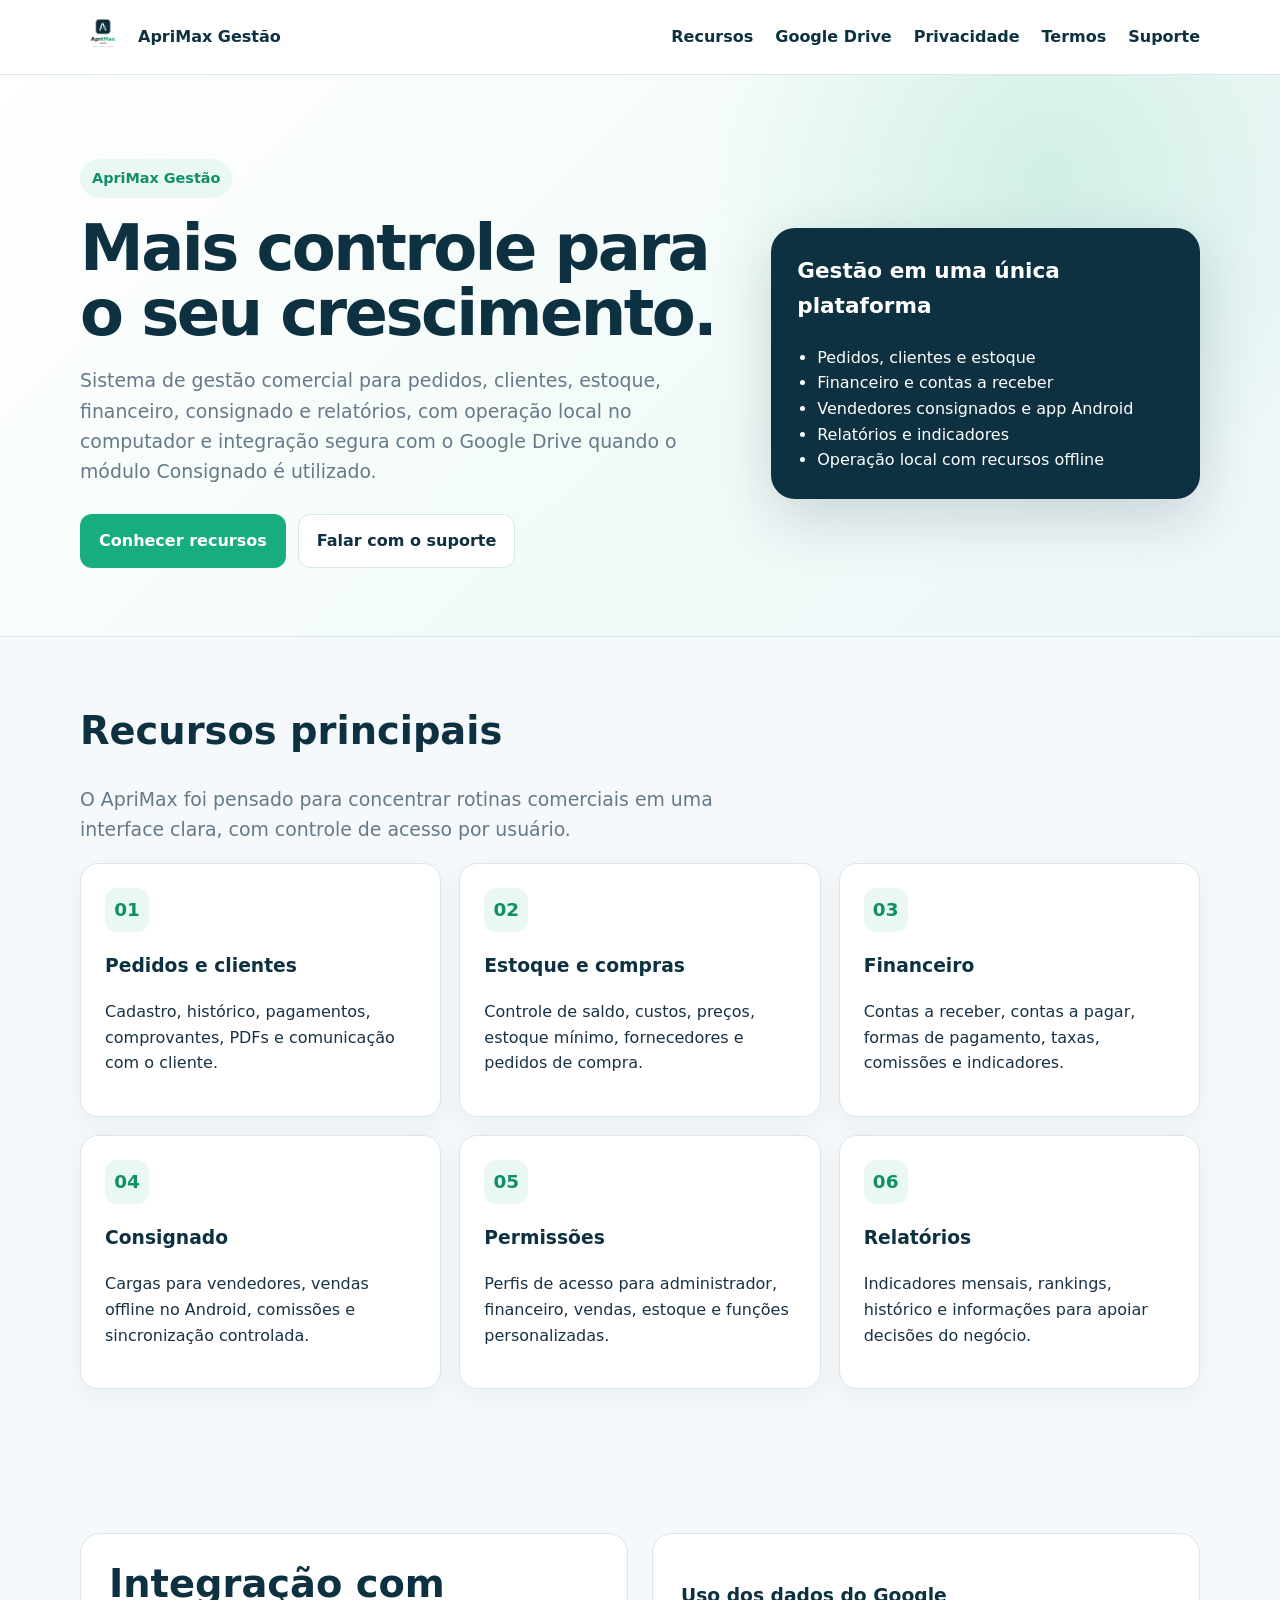
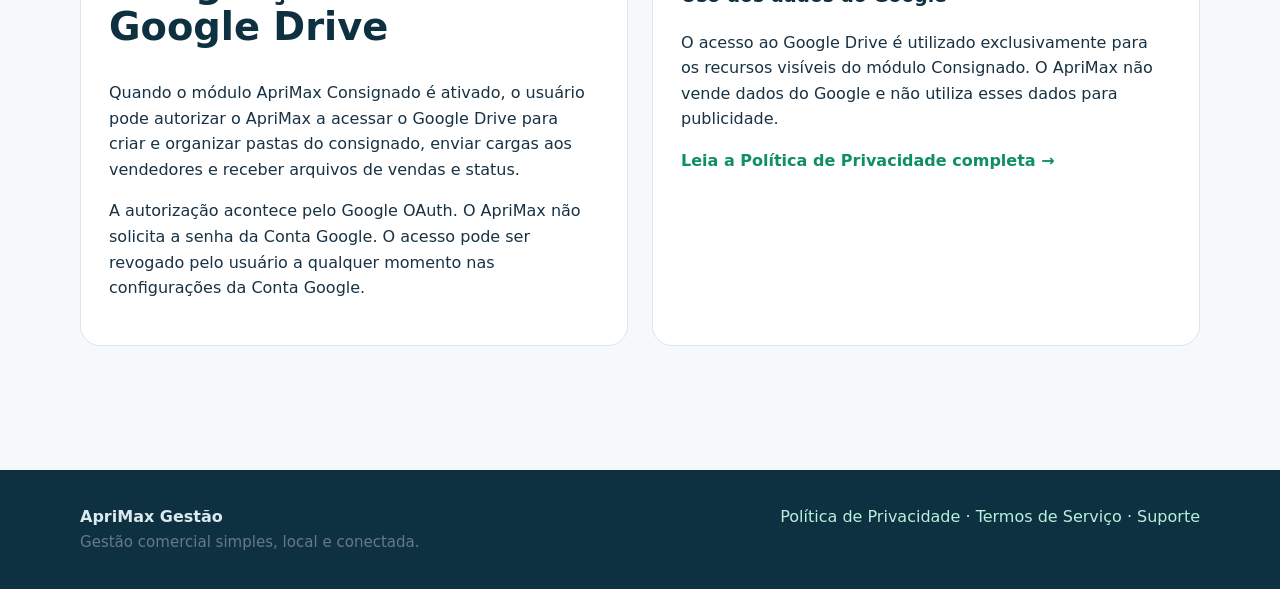
<file: index.html>
<!doctype html><html lang="pt-BR"><head><meta charset="utf-8"><meta name="viewport" content="width=device-width,initial-scale=1"><title>ApriMax Gestão — Gestão comercial simples e conectada</title><meta name="description" content="ApriMax Gestão: sistema de gestão comercial com pedidos, estoque, financeiro, consignado, relatórios e integração com Google Drive."><link rel="icon" href="/assets/logo-aprimax.png"><link rel="stylesheet" href="/assets/style.css"></head><body><header><div class="container nav"><a class="brand" href="/"><img src="/assets/logo-aprimax.png" alt="ApriMax Gestão"><span>ApriMax Gestão</span></a><nav class="navlinks" aria-label="Navegação principal"><a href="/#recursos">Recursos</a><a href="/#google-drive">Google Drive</a><a href="/privacidade/">Privacidade</a><a href="/termos/">Termos</a><a href="/suporte/">Suporte</a></nav></div></header><main><section class="hero"><div class="container hero-grid"><div><span class="badge">ApriMax Gestão</span><h1>Mais controle para o seu crescimento.</h1><p class="lead">Sistema de gestão comercial para pedidos, clientes, estoque, financeiro, consignado e relatórios, com operação local no computador e integração segura com o Google Drive quando o módulo Consignado é utilizado.</p><div class="actions"><a class="btn btn-primary" href="#recursos">Conhecer recursos</a><a class="btn btn-secondary" href="/suporte/">Falar com o suporte</a></div></div><aside class="hero-card"><h3>Gestão em uma única plataforma</h3><ul><li>Pedidos, clientes e estoque</li><li>Financeiro e contas a receber</li><li>Vendedores consignados e app Android</li><li>Relatórios e indicadores</li><li>Operação local com recursos offline</li></ul></aside></div></section><section class="section" id="recursos"><div class="container"><h2>Recursos principais</h2><p class="lead">O ApriMax foi pensado para concentrar rotinas comerciais em uma interface clara, com controle de acesso por usuário.</p><div class="cards"><article class="card"><div class="icon">01</div><h3>Pedidos e clientes</h3><p>Cadastro, histórico, pagamentos, comprovantes, PDFs e comunicação com o cliente.</p></article><article class="card"><div class="icon">02</div><h3>Estoque e compras</h3><p>Controle de saldo, custos, preços, estoque mínimo, fornecedores e pedidos de compra.</p></article><article class="card"><div class="icon">03</div><h3>Financeiro</h3><p>Contas a receber, contas a pagar, formas de pagamento, taxas, comissões e indicadores.</p></article><article class="card"><div class="icon">04</div><h3>Consignado</h3><p>Cargas para vendedores, vendas offline no Android, comissões e sincronização controlada.</p></article><article class="card"><div class="icon">05</div><h3>Permissões</h3><p>Perfis de acesso para administrador, financeiro, vendas, estoque e funções personalizadas.</p></article><article class="card"><div class="icon">06</div><h3>Relatórios</h3><p>Indicadores mensais, rankings, histórico e informações para apoiar decisões do negócio.</p></article></div></div></section><section class="section" id="google-drive"><div class="container two-col"><div class="panel"><h2>Integração com Google Drive</h2><p>Quando o módulo ApriMax Consignado é ativado, o usuário pode autorizar o ApriMax a acessar o Google Drive para criar e organizar pastas do consignado, enviar cargas aos vendedores e receber arquivos de vendas e status.</p><p>A autorização acontece pelo Google OAuth. O ApriMax não solicita a senha da Conta Google. O acesso pode ser revogado pelo usuário a qualquer momento nas configurações da Conta Google.</p></div><div class="panel"><h3>Uso dos dados do Google</h3><p>O acesso ao Google Drive é utilizado exclusivamente para os recursos visíveis do módulo Consignado. O ApriMax não vende dados do Google e não utiliza esses dados para publicidade.</p><p><a href="/privacidade/"><strong>Leia a Política de Privacidade completa →</strong></a></p></div></div></section></main><footer class="footer"><div class="container footer-grid"><div><strong>ApriMax Gestão</strong><br><span class="small">Gestão comercial simples, local e conectada.</span></div><div><a href="/privacidade/">Política de Privacidade</a> · <a href="/termos/">Termos de Serviço</a> · <a href="/suporte/">Suporte</a></div></div></footer></body></html>
</file>
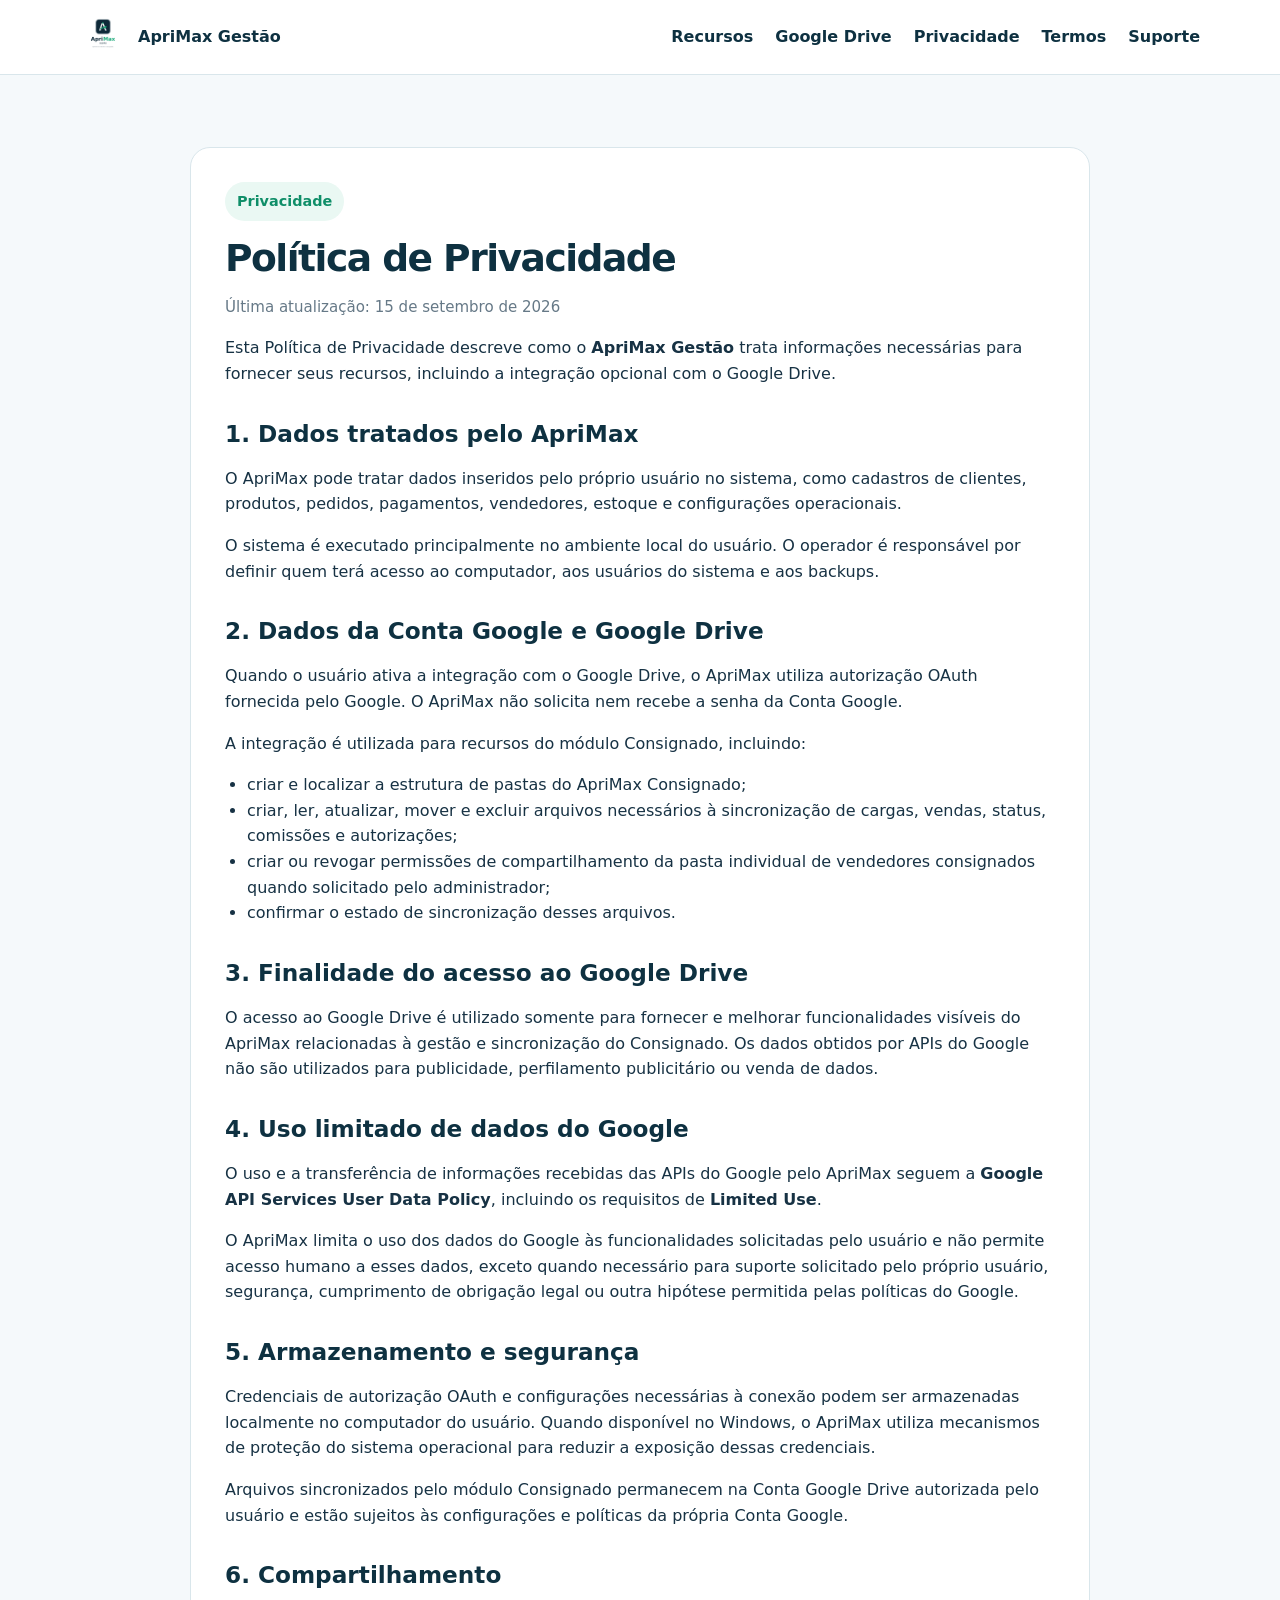
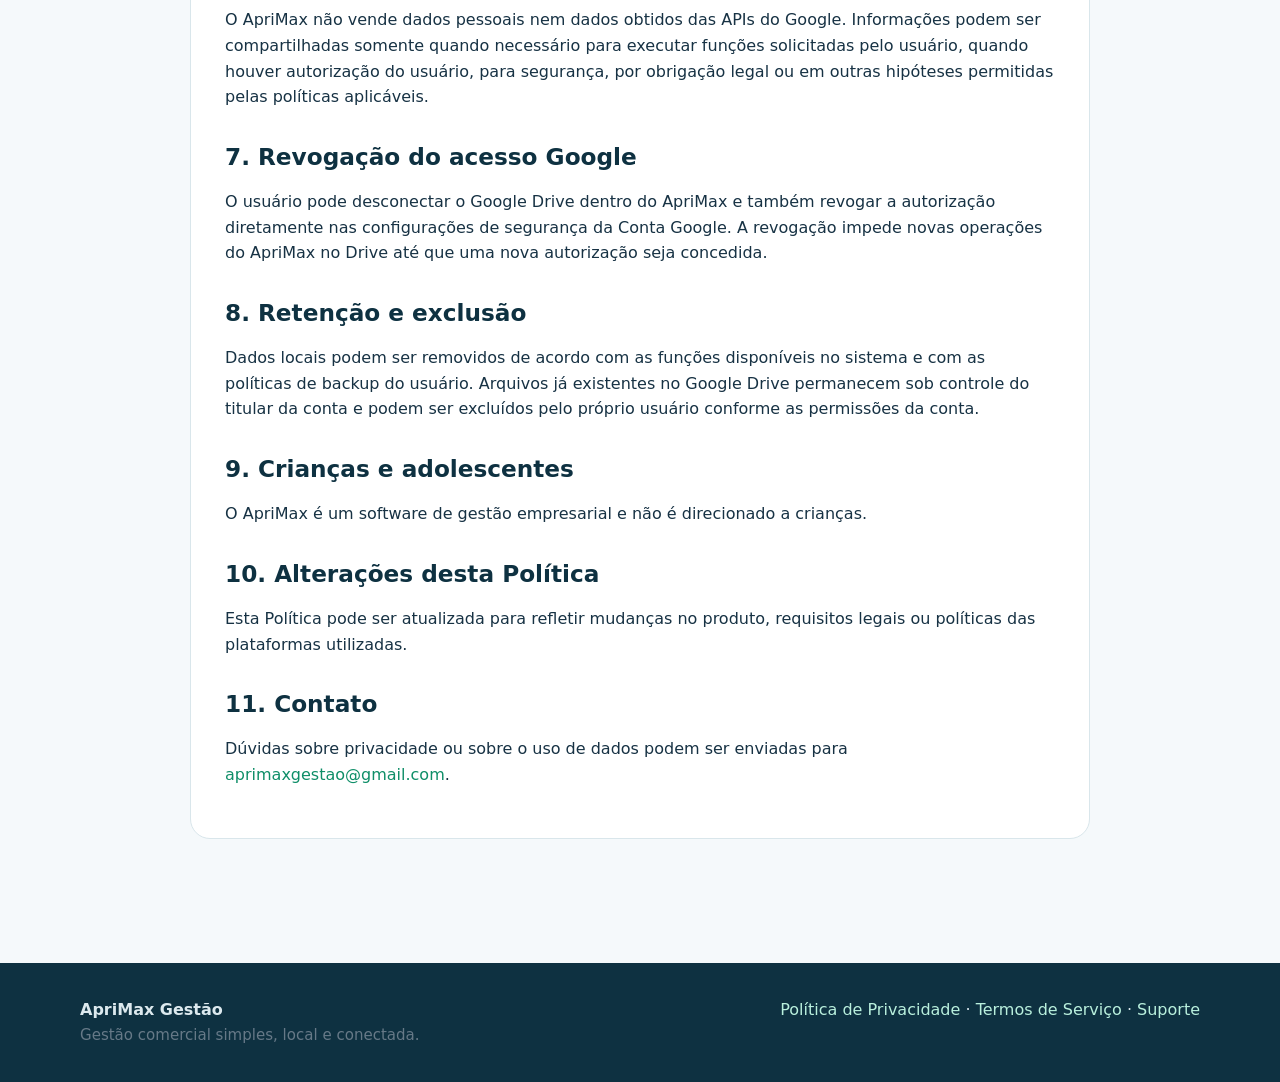
<file: privacidade/index.html>
<!doctype html><html lang="pt-BR"><head><meta charset="utf-8"><meta name="viewport" content="width=device-width,initial-scale=1"><title>Política de Privacidade — ApriMax Gestão</title><meta name="description" content="Política de Privacidade do ApriMax Gestão, incluindo o uso de dados da API do Google Drive."><link rel="icon" href="/assets/logo-aprimax.png"><link rel="stylesheet" href="/assets/style.css"></head><body><header><div class="container nav"><a class="brand" href="/"><img src="/assets/logo-aprimax.png" alt="ApriMax Gestão"><span>ApriMax Gestão</span></a><nav class="navlinks" aria-label="Navegação principal"><a href="/#recursos">Recursos</a><a href="/#google-drive">Google Drive</a><a href="/privacidade/">Privacidade</a><a href="/termos/">Termos</a><a href="/suporte/">Suporte</a></nav></div></header><main class="section"><div class="container legal"><span class="badge">Privacidade</span><h1>Política de Privacidade</h1><p class="small">Última atualização: 15 de setembro de 2026</p><p>Esta Política de Privacidade descreve como o <strong>ApriMax Gestão</strong> trata informações necessárias para fornecer seus recursos, incluindo a integração opcional com o Google Drive.</p><h2>1. Dados tratados pelo ApriMax</h2><p>O ApriMax pode tratar dados inseridos pelo próprio usuário no sistema, como cadastros de clientes, produtos, pedidos, pagamentos, vendedores, estoque e configurações operacionais.</p><p>O sistema é executado principalmente no ambiente local do usuário. O operador é responsável por definir quem terá acesso ao computador, aos usuários do sistema e aos backups.</p><h2>2. Dados da Conta Google e Google Drive</h2><p>Quando o usuário ativa a integração com o Google Drive, o ApriMax utiliza autorização OAuth fornecida pelo Google. O ApriMax não solicita nem recebe a senha da Conta Google.</p><p>A integração é utilizada para recursos do módulo Consignado, incluindo:</p><ul><li>criar e localizar a estrutura de pastas do ApriMax Consignado;</li><li>criar, ler, atualizar, mover e excluir arquivos necessários à sincronização de cargas, vendas, status, comissões e autorizações;</li><li>criar ou revogar permissões de compartilhamento da pasta individual de vendedores consignados quando solicitado pelo administrador;</li><li>confirmar o estado de sincronização desses arquivos.</li></ul><h2>3. Finalidade do acesso ao Google Drive</h2><p>O acesso ao Google Drive é utilizado somente para fornecer e melhorar funcionalidades visíveis do ApriMax relacionadas à gestão e sincronização do Consignado. Os dados obtidos por APIs do Google não são utilizados para publicidade, perfilamento publicitário ou venda de dados.</p><h2>4. Uso limitado de dados do Google</h2><p>O uso e a transferência de informações recebidas das APIs do Google pelo ApriMax seguem a <strong>Google API Services User Data Policy</strong>, incluindo os requisitos de <strong>Limited Use</strong>.</p><p>O ApriMax limita o uso dos dados do Google às funcionalidades solicitadas pelo usuário e não permite acesso humano a esses dados, exceto quando necessário para suporte solicitado pelo próprio usuário, segurança, cumprimento de obrigação legal ou outra hipótese permitida pelas políticas do Google.</p><h2>5. Armazenamento e segurança</h2><p>Credenciais de autorização OAuth e configurações necessárias à conexão podem ser armazenadas localmente no computador do usuário. Quando disponível no Windows, o ApriMax utiliza mecanismos de proteção do sistema operacional para reduzir a exposição dessas credenciais.</p><p>Arquivos sincronizados pelo módulo Consignado permanecem na Conta Google Drive autorizada pelo usuário e estão sujeitos às configurações e políticas da própria Conta Google.</p><h2>6. Compartilhamento</h2><p>O ApriMax não vende dados pessoais nem dados obtidos das APIs do Google. Informações podem ser compartilhadas somente quando necessário para executar funções solicitadas pelo usuário, quando houver autorização do usuário, para segurança, por obrigação legal ou em outras hipóteses permitidas pelas políticas aplicáveis.</p><h2>7. Revogação do acesso Google</h2><p>O usuário pode desconectar o Google Drive dentro do ApriMax e também revogar a autorização diretamente nas configurações de segurança da Conta Google. A revogação impede novas operações do ApriMax no Drive até que uma nova autorização seja concedida.</p><h2>8. Retenção e exclusão</h2><p>Dados locais podem ser removidos de acordo com as funções disponíveis no sistema e com as políticas de backup do usuário. Arquivos já existentes no Google Drive permanecem sob controle do titular da conta e podem ser excluídos pelo próprio usuário conforme as permissões da conta.</p><h2>9. Crianças e adolescentes</h2><p>O ApriMax é um software de gestão empresarial e não é direcionado a crianças.</p><h2>10. Alterações desta Política</h2><p>Esta Política pode ser atualizada para refletir mudanças no produto, requisitos legais ou políticas das plataformas utilizadas.</p><h2>11. Contato</h2><p>Dúvidas sobre privacidade ou sobre o uso de dados podem ser enviadas para <a href="mailto:aprimaxgestao@gmail.com">aprimaxgestao@gmail.com</a>.</p></div></main><footer class="footer"><div class="container footer-grid"><div><strong>ApriMax Gestão</strong><br><span class="small">Gestão comercial simples, local e conectada.</span></div><div><a href="/privacidade/">Política de Privacidade</a> · <a href="/termos/">Termos de Serviço</a> · <a href="/suporte/">Suporte</a></div></div></footer></body></html>
</file>
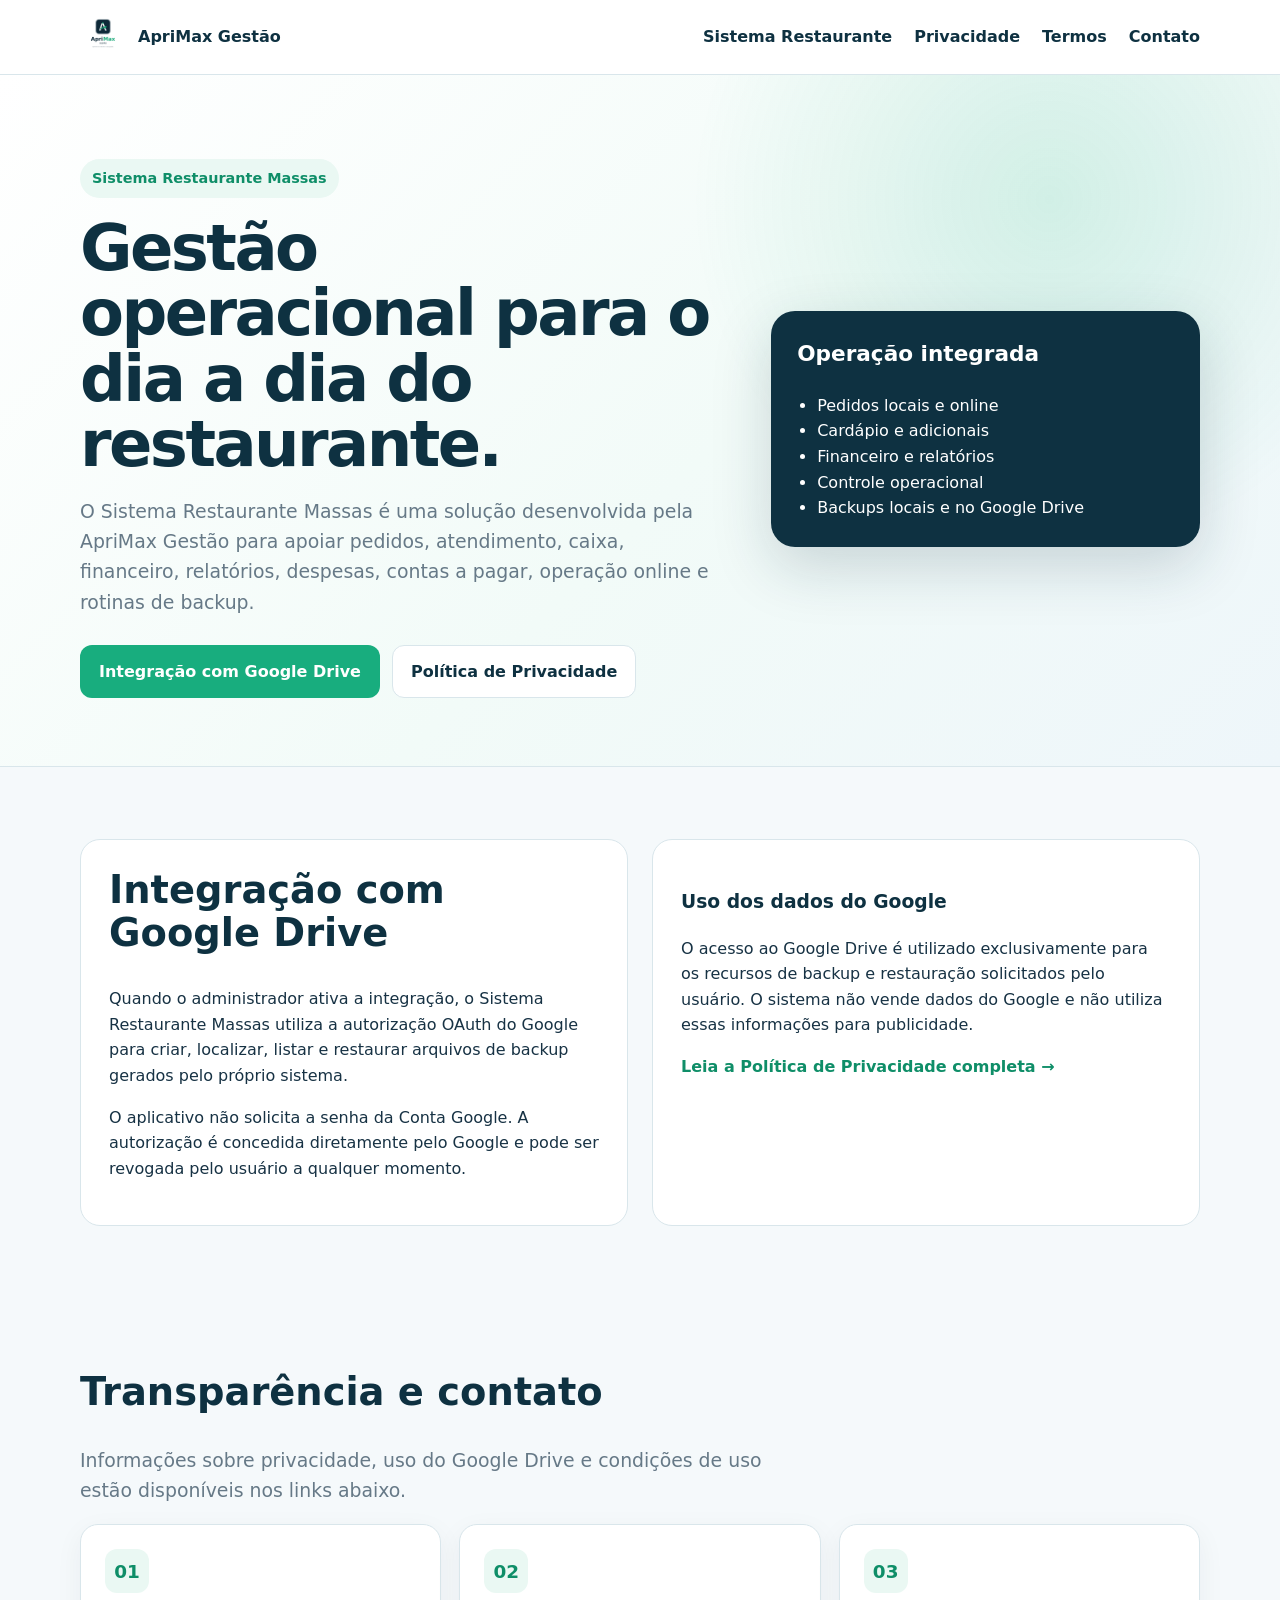
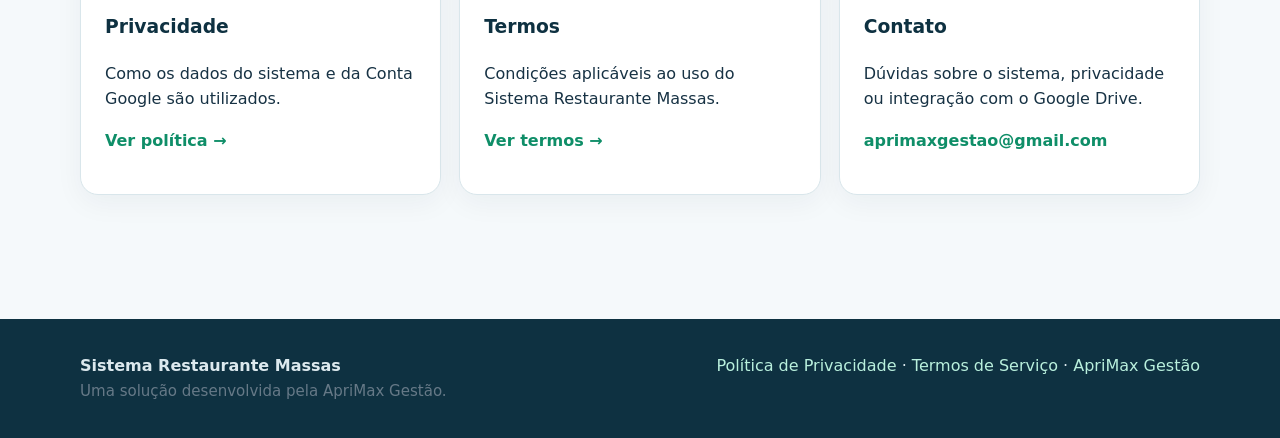
<file: sistema-restaurante/index.html>
<!doctype html><html lang="pt-BR"><head><meta charset="utf-8"><meta name="viewport" content="width=device-width,initial-scale=1"><title>Sistema Restaurante Massas — ApriMax Gestão</title><meta name="description" content="Sistema Restaurante Massas, solução de gestão operacional para restaurantes desenvolvida pela ApriMax Gestão."><link rel="icon" href="/assets/logo-aprimax.png"><link rel="stylesheet" href="/assets/style.css"></head><body><header><div class="container nav"><a class="brand" href="/"><img src="/assets/logo-aprimax.png" alt="ApriMax Gestão"><span>ApriMax Gestão</span></a><nav class="navlinks" aria-label="Navegação principal"><a href="/sistema-restaurante/">Sistema Restaurante</a><a href="/sistema-restaurante/privacidade/">Privacidade</a><a href="/sistema-restaurante/termos/">Termos</a><a href="mailto:aprimaxgestao@gmail.com">Contato</a></nav></div></header><main><section class="hero"><div class="container hero-grid"><div><span class="badge">Sistema Restaurante Massas</span><h1>Gestão operacional para o dia a dia do restaurante.</h1><p class="lead">O Sistema Restaurante Massas é uma solução desenvolvida pela ApriMax Gestão para apoiar pedidos, atendimento, caixa, financeiro, relatórios, despesas, contas a pagar, operação online e rotinas de backup.</p><div class="actions"><a class="btn btn-primary" href="#google-drive">Integração com Google Drive</a><a class="btn btn-secondary" href="/sistema-restaurante/privacidade/">Política de Privacidade</a></div></div><aside class="hero-card"><h3>Operação integrada</h3><ul><li>Pedidos locais e online</li><li>Cardápio e adicionais</li><li>Financeiro e relatórios</li><li>Controle operacional</li><li>Backups locais e no Google Drive</li></ul></aside></div></section><section class="section" id="google-drive"><div class="container two-col"><div class="panel"><h2>Integração com Google Drive</h2><p>Quando o administrador ativa a integração, o Sistema Restaurante Massas utiliza a autorização OAuth do Google para criar, localizar, listar e restaurar arquivos de backup gerados pelo próprio sistema.</p><p>O aplicativo não solicita a senha da Conta Google. A autorização é concedida diretamente pelo Google e pode ser revogada pelo usuário a qualquer momento.</p></div><div class="panel"><h3>Uso dos dados do Google</h3><p>O acesso ao Google Drive é utilizado exclusivamente para os recursos de backup e restauração solicitados pelo usuário. O sistema não vende dados do Google e não utiliza essas informações para publicidade.</p><p><a href="/sistema-restaurante/privacidade/"><strong>Leia a Política de Privacidade completa →</strong></a></p></div></div></section><section class="section"><div class="container"><h2>Transparência e contato</h2><p class="lead">Informações sobre privacidade, uso do Google Drive e condições de uso estão disponíveis nos links abaixo.</p><div class="cards"><article class="card"><div class="icon">01</div><h3>Privacidade</h3><p>Como os dados do sistema e da Conta Google são utilizados.</p><p><a href="/sistema-restaurante/privacidade/"><strong>Ver política →</strong></a></p></article><article class="card"><div class="icon">02</div><h3>Termos</h3><p>Condições aplicáveis ao uso do Sistema Restaurante Massas.</p><p><a href="/sistema-restaurante/termos/"><strong>Ver termos →</strong></a></p></article><article class="card"><div class="icon">03</div><h3>Contato</h3><p>Dúvidas sobre o sistema, privacidade ou integração com o Google Drive.</p><p><a href="mailto:aprimaxgestao@gmail.com"><strong>aprimaxgestao@gmail.com</strong></a></p></article></div></div></section></main><footer class="footer"><div class="container footer-grid"><div><strong>Sistema Restaurante Massas</strong><br><span class="small">Uma solução desenvolvida pela ApriMax Gestão.</span></div><div><a href="/sistema-restaurante/privacidade/">Política de Privacidade</a> · <a href="/sistema-restaurante/termos/">Termos de Serviço</a> · <a href="/">ApriMax Gestão</a></div></div></footer></body></html>
</file>
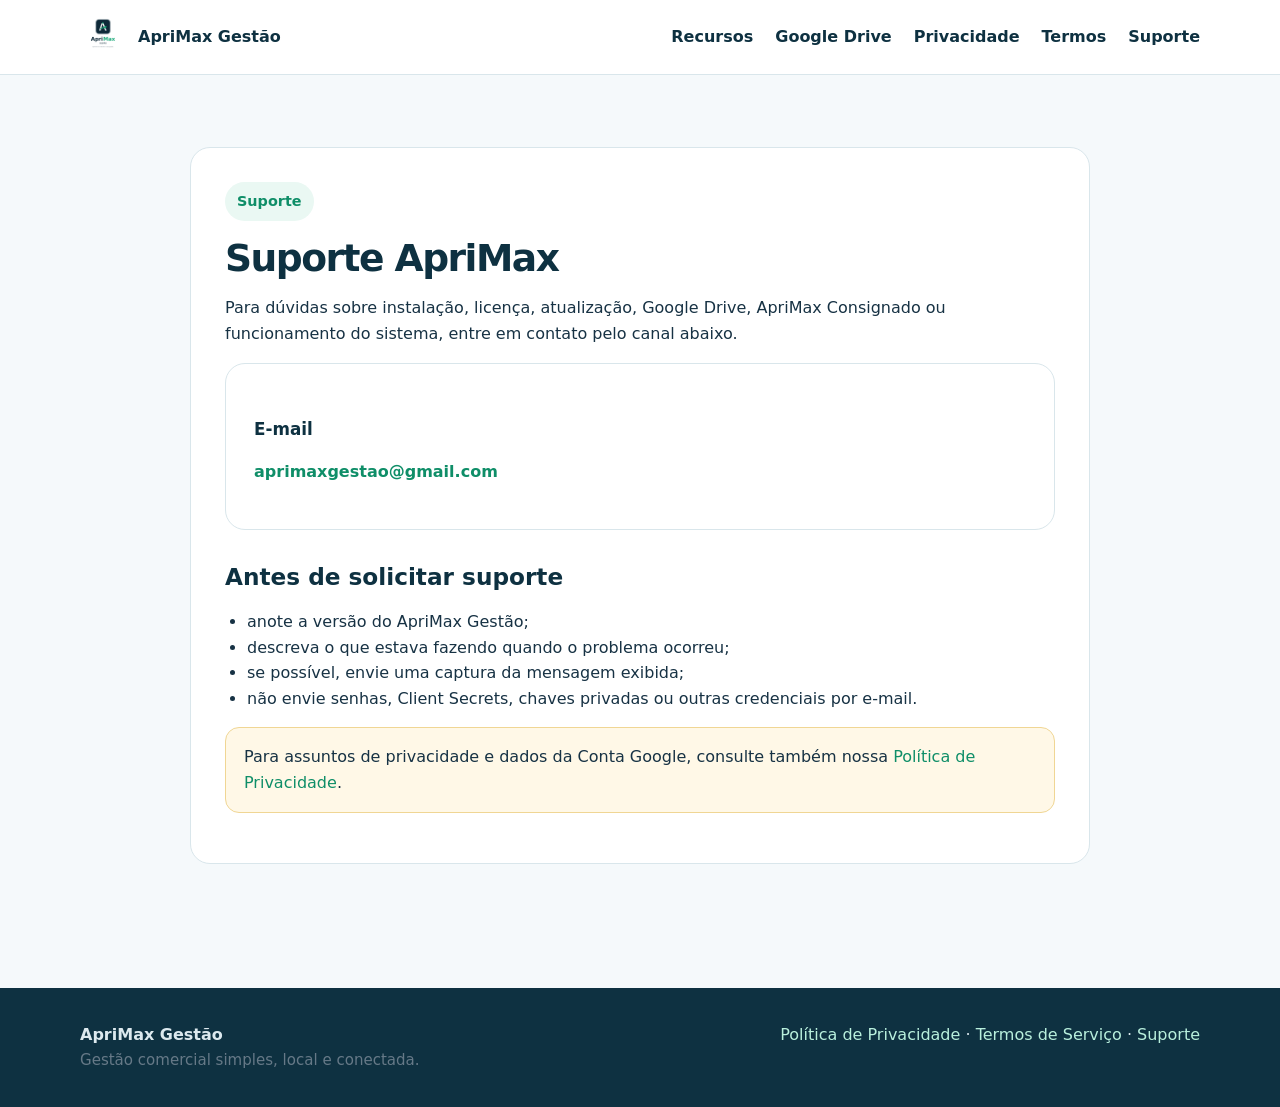
<file: suporte/index.html>
<!doctype html><html lang="pt-BR"><head><meta charset="utf-8"><meta name="viewport" content="width=device-width,initial-scale=1"><title>Suporte — ApriMax Gestão</title><meta name="description" content="Página de suporte do ApriMax Gestão."><link rel="icon" href="/assets/logo-aprimax.png"><link rel="stylesheet" href="/assets/style.css"></head><body><header><div class="container nav"><a class="brand" href="/"><img src="/assets/logo-aprimax.png" alt="ApriMax Gestão"><span>ApriMax Gestão</span></a><nav class="navlinks" aria-label="Navegação principal"><a href="/#recursos">Recursos</a><a href="/#google-drive">Google Drive</a><a href="/privacidade/">Privacidade</a><a href="/termos/">Termos</a><a href="/suporte/">Suporte</a></nav></div></header><main class="section"><div class="container legal"><span class="badge">Suporte</span><h1>Suporte ApriMax</h1><p>Para dúvidas sobre instalação, licença, atualização, Google Drive, ApriMax Consignado ou funcionamento do sistema, entre em contato pelo canal abaixo.</p><div class="panel"><h3>E-mail</h3><p><a href="mailto:aprimaxgestao@gmail.com"><strong>aprimaxgestao@gmail.com</strong></a></p></div><h2>Antes de solicitar suporte</h2><ul><li>anote a versão do ApriMax Gestão;</li><li>descreva o que estava fazendo quando o problema ocorreu;</li><li>se possível, envie uma captura da mensagem exibida;</li><li>não envie senhas, Client Secrets, chaves privadas ou outras credenciais por e-mail.</li></ul><p class="notice">Para assuntos de privacidade e dados da Conta Google, consulte também nossa <a href="/privacidade/">Política de Privacidade</a>.</p></div></main><footer class="footer"><div class="container footer-grid"><div><strong>ApriMax Gestão</strong><br><span class="small">Gestão comercial simples, local e conectada.</span></div><div><a href="/privacidade/">Política de Privacidade</a> · <a href="/termos/">Termos de Serviço</a> · <a href="/suporte/">Suporte</a></div></div></footer></body></html>
</file>
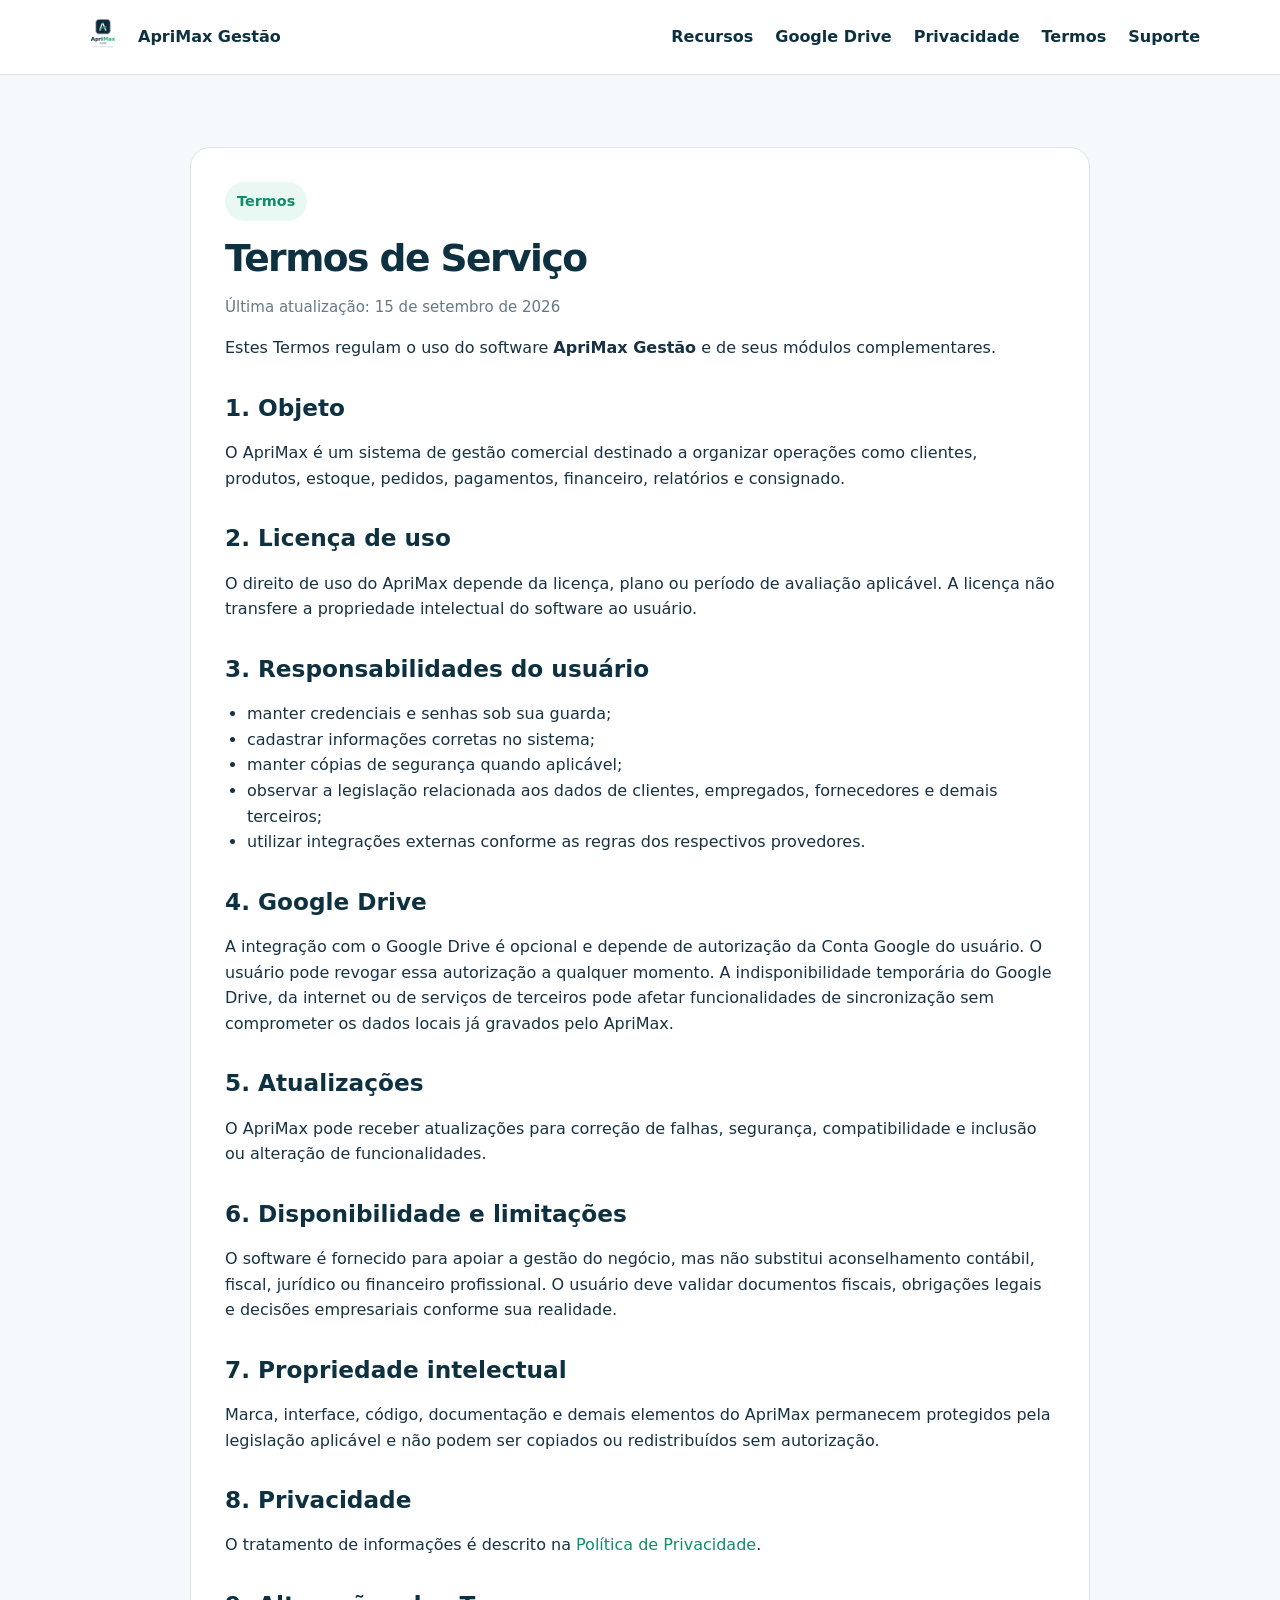
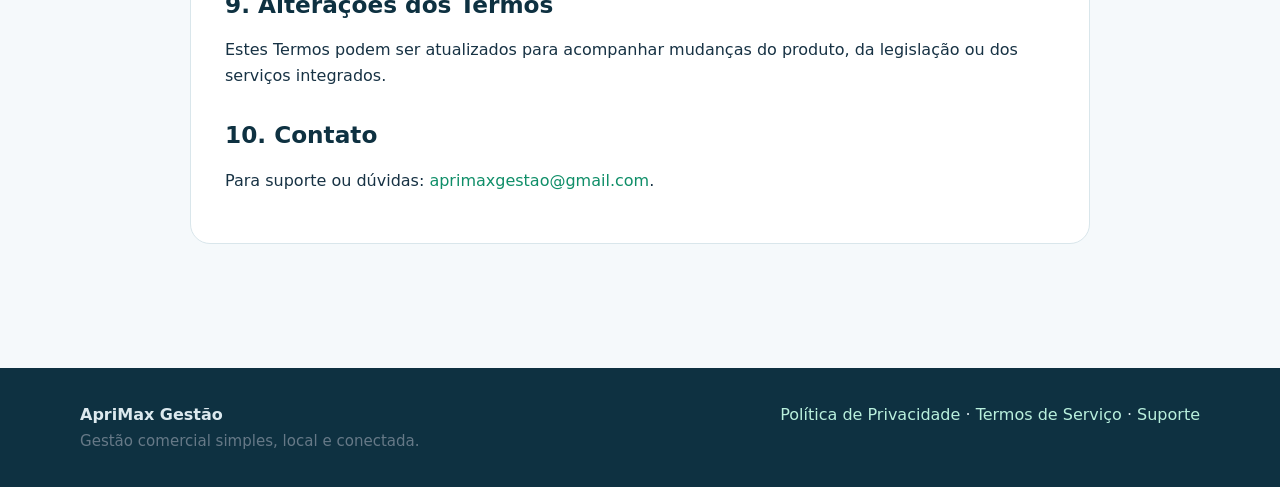
<file: termos/index.html>
<!doctype html><html lang="pt-BR"><head><meta charset="utf-8"><meta name="viewport" content="width=device-width,initial-scale=1"><title>Termos de Serviço — ApriMax Gestão</title><meta name="description" content="Termos de Serviço do software ApriMax Gestão."><link rel="icon" href="/assets/logo-aprimax.png"><link rel="stylesheet" href="/assets/style.css"></head><body><header><div class="container nav"><a class="brand" href="/"><img src="/assets/logo-aprimax.png" alt="ApriMax Gestão"><span>ApriMax Gestão</span></a><nav class="navlinks" aria-label="Navegação principal"><a href="/#recursos">Recursos</a><a href="/#google-drive">Google Drive</a><a href="/privacidade/">Privacidade</a><a href="/termos/">Termos</a><a href="/suporte/">Suporte</a></nav></div></header><main class="section"><div class="container legal"><span class="badge">Termos</span><h1>Termos de Serviço</h1><p class="small">Última atualização: 15 de setembro de 2026</p><p>Estes Termos regulam o uso do software <strong>ApriMax Gestão</strong> e de seus módulos complementares.</p><h2>1. Objeto</h2><p>O ApriMax é um sistema de gestão comercial destinado a organizar operações como clientes, produtos, estoque, pedidos, pagamentos, financeiro, relatórios e consignado.</p><h2>2. Licença de uso</h2><p>O direito de uso do ApriMax depende da licença, plano ou período de avaliação aplicável. A licença não transfere a propriedade intelectual do software ao usuário.</p><h2>3. Responsabilidades do usuário</h2><ul><li>manter credenciais e senhas sob sua guarda;</li><li>cadastrar informações corretas no sistema;</li><li>manter cópias de segurança quando aplicável;</li><li>observar a legislação relacionada aos dados de clientes, empregados, fornecedores e demais terceiros;</li><li>utilizar integrações externas conforme as regras dos respectivos provedores.</li></ul><h2>4. Google Drive</h2><p>A integração com o Google Drive é opcional e depende de autorização da Conta Google do usuário. O usuário pode revogar essa autorização a qualquer momento. A indisponibilidade temporária do Google Drive, da internet ou de serviços de terceiros pode afetar funcionalidades de sincronização sem comprometer os dados locais já gravados pelo ApriMax.</p><h2>5. Atualizações</h2><p>O ApriMax pode receber atualizações para correção de falhas, segurança, compatibilidade e inclusão ou alteração de funcionalidades.</p><h2>6. Disponibilidade e limitações</h2><p>O software é fornecido para apoiar a gestão do negócio, mas não substitui aconselhamento contábil, fiscal, jurídico ou financeiro profissional. O usuário deve validar documentos fiscais, obrigações legais e decisões empresariais conforme sua realidade.</p><h2>7. Propriedade intelectual</h2><p>Marca, interface, código, documentação e demais elementos do ApriMax permanecem protegidos pela legislação aplicável e não podem ser copiados ou redistribuídos sem autorização.</p><h2>8. Privacidade</h2><p>O tratamento de informações é descrito na <a href="/privacidade/">Política de Privacidade</a>.</p><h2>9. Alterações dos Termos</h2><p>Estes Termos podem ser atualizados para acompanhar mudanças do produto, da legislação ou dos serviços integrados.</p><h2>10. Contato</h2><p>Para suporte ou dúvidas: <a href="mailto:aprimaxgestao@gmail.com">aprimaxgestao@gmail.com</a>.</p></div></main><footer class="footer"><div class="container footer-grid"><div><strong>ApriMax Gestão</strong><br><span class="small">Gestão comercial simples, local e conectada.</span></div><div><a href="/privacidade/">Política de Privacidade</a> · <a href="/termos/">Termos de Serviço</a> · <a href="/suporte/">Suporte</a></div></div></footer></body></html>
</file>
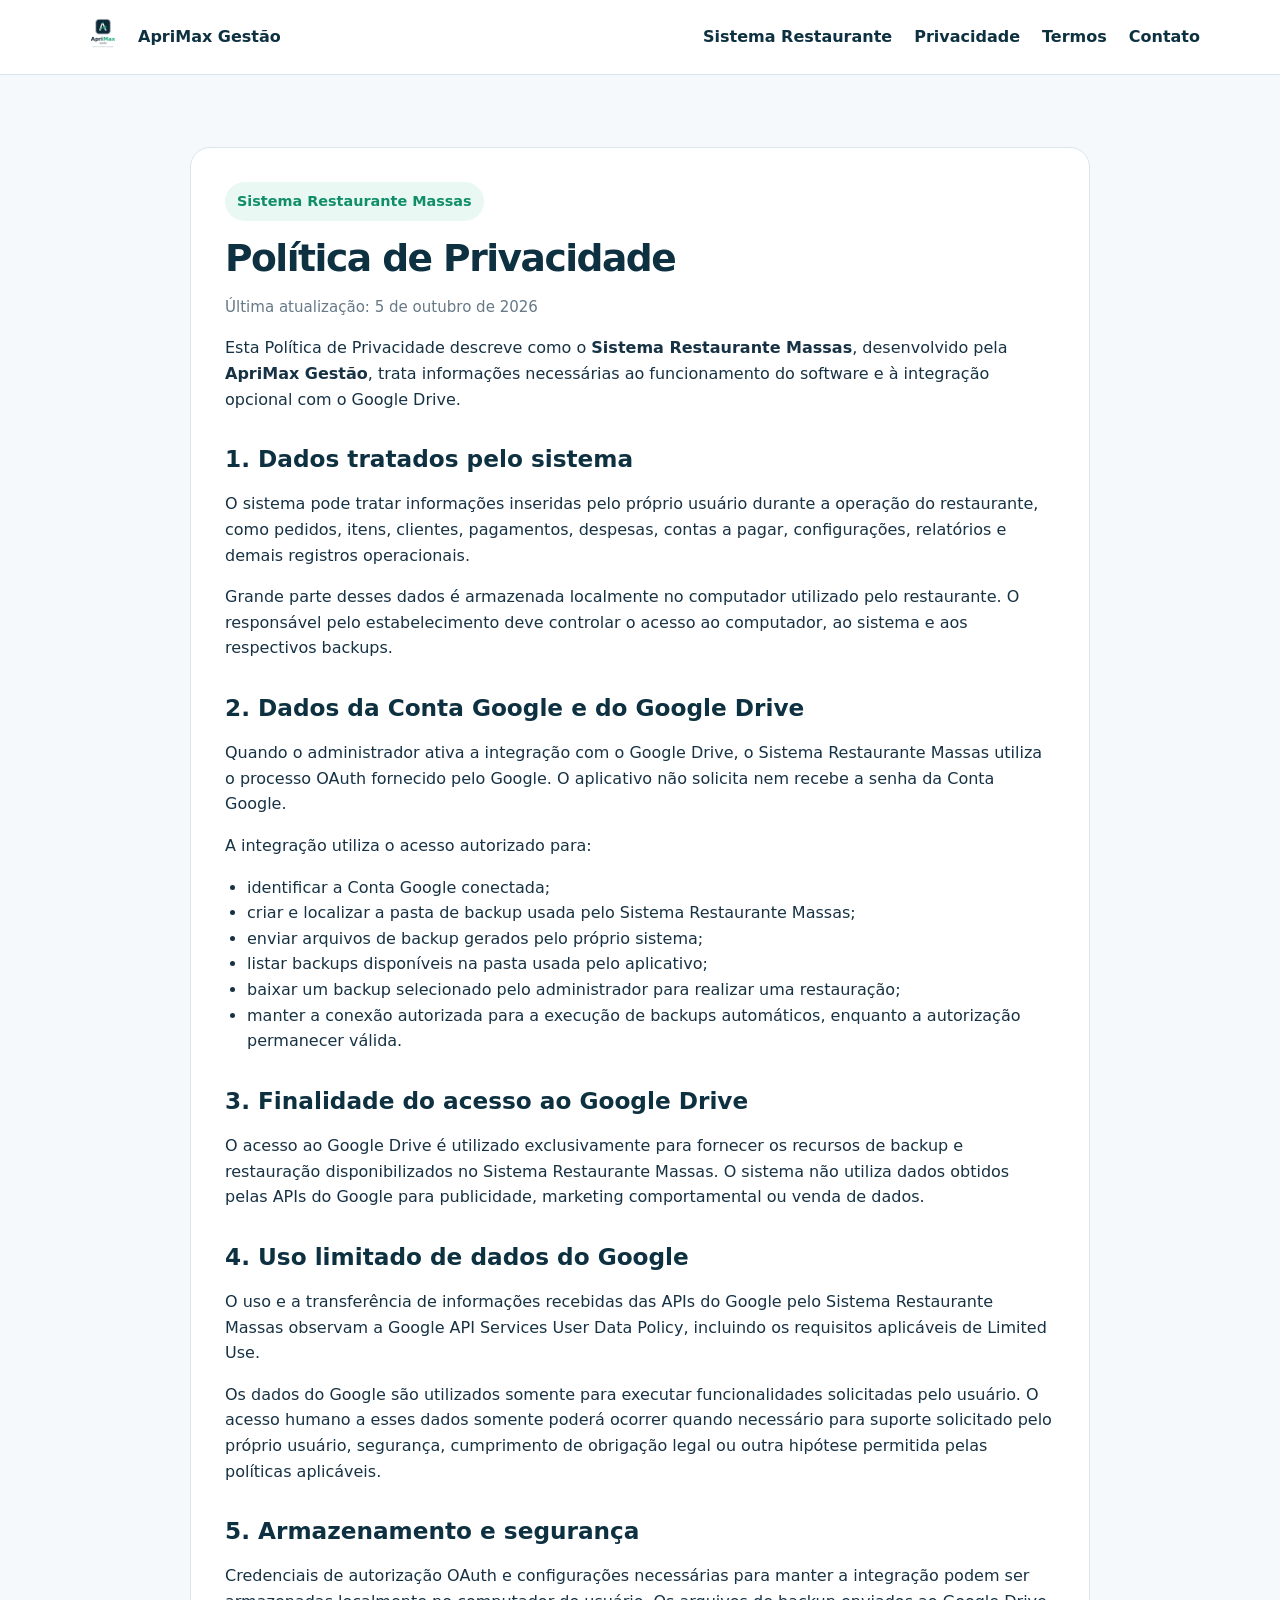
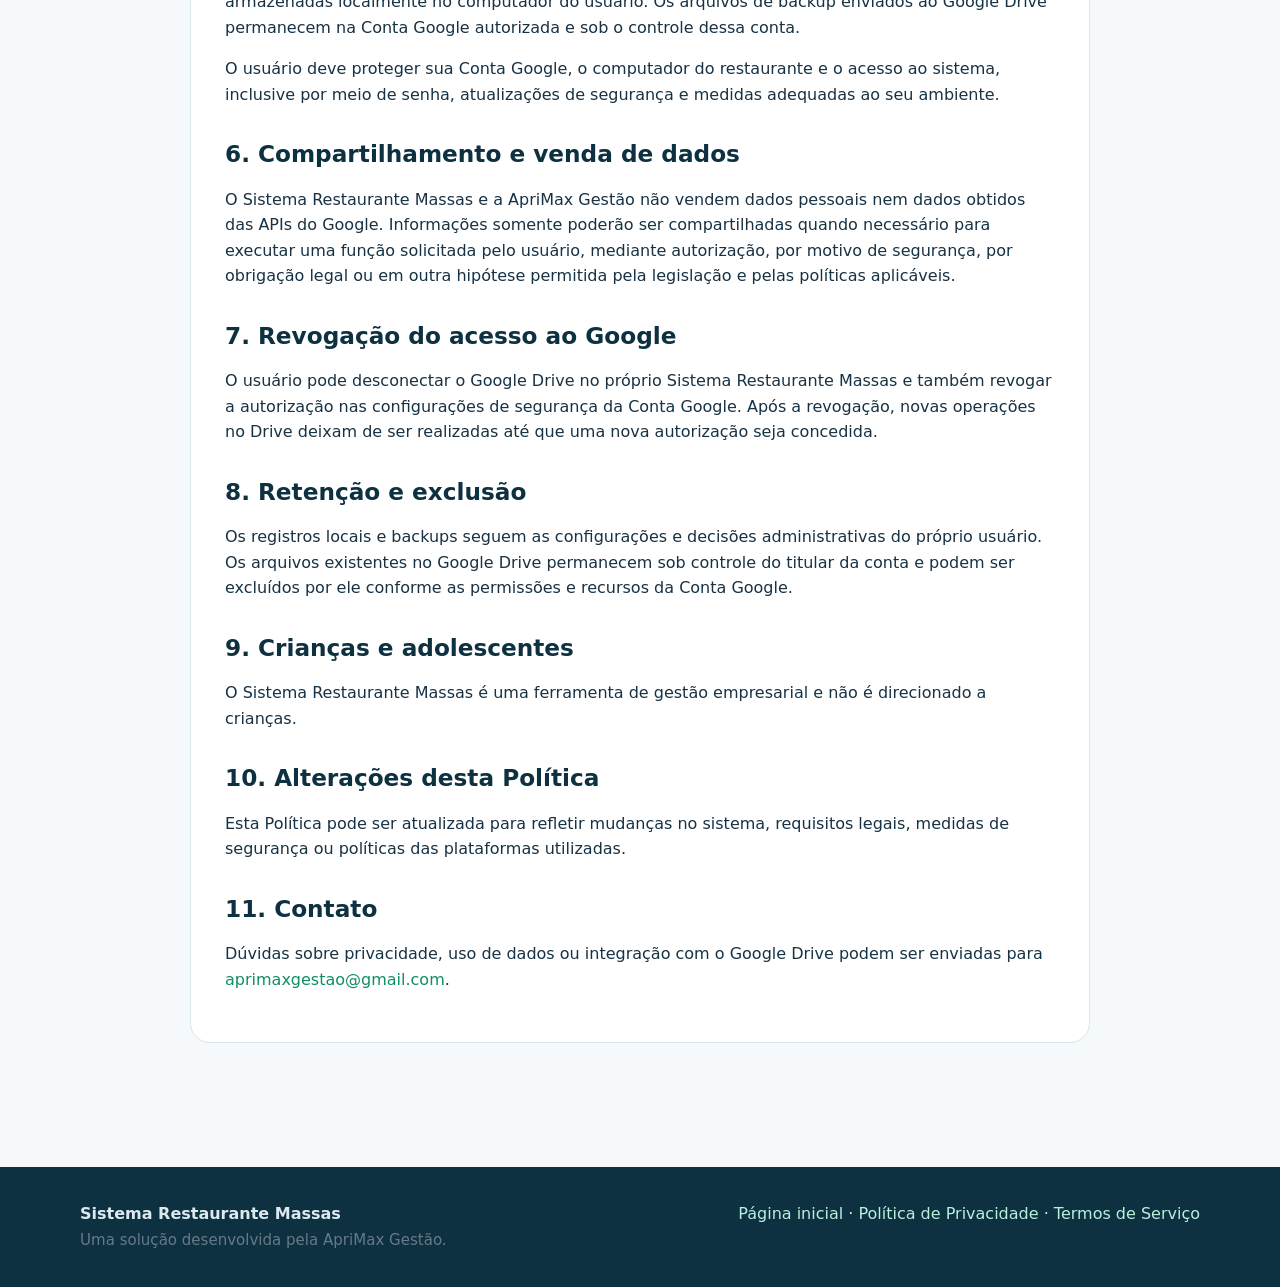
<file: sistema-restaurante/privacidade/index.html>
<!doctype html><html lang="pt-BR"><head><meta charset="utf-8"><meta name="viewport" content="width=device-width,initial-scale=1"><title>Política de Privacidade — Sistema Restaurante Massas</title><meta name="description" content="Política de Privacidade do Sistema Restaurante Massas, incluindo a integração com o Google Drive para backups."><link rel="icon" href="/assets/logo-aprimax.png"><link rel="stylesheet" href="/assets/style.css"></head><body><header><div class="container nav"><a class="brand" href="/"><img src="/assets/logo-aprimax.png" alt="ApriMax Gestão"><span>ApriMax Gestão</span></a><nav class="navlinks" aria-label="Navegação principal"><a href="/sistema-restaurante/">Sistema Restaurante</a><a href="/sistema-restaurante/privacidade/">Privacidade</a><a href="/sistema-restaurante/termos/">Termos</a><a href="mailto:aprimaxgestao@gmail.com">Contato</a></nav></div></header><main class="section"><div class="container legal"><span class="badge">Sistema Restaurante Massas</span><h1>Política de Privacidade</h1><p class="small">Última atualização: 5 de outubro de 2026</p><p>Esta Política de Privacidade descreve como o <strong>Sistema Restaurante Massas</strong>, desenvolvido pela <strong>ApriMax Gestão</strong>, trata informações necessárias ao funcionamento do software e à integração opcional com o Google Drive.</p><h2>1. Dados tratados pelo sistema</h2><p>O sistema pode tratar informações inseridas pelo próprio usuário durante a operação do restaurante, como pedidos, itens, clientes, pagamentos, despesas, contas a pagar, configurações, relatórios e demais registros operacionais.</p><p>Grande parte desses dados é armazenada localmente no computador utilizado pelo restaurante. O responsável pelo estabelecimento deve controlar o acesso ao computador, ao sistema e aos respectivos backups.</p><h2>2. Dados da Conta Google e do Google Drive</h2><p>Quando o administrador ativa a integração com o Google Drive, o Sistema Restaurante Massas utiliza o processo OAuth fornecido pelo Google. O aplicativo não solicita nem recebe a senha da Conta Google.</p><p>A integração utiliza o acesso autorizado para:</p><ul><li>identificar a Conta Google conectada;</li><li>criar e localizar a pasta de backup usada pelo Sistema Restaurante Massas;</li><li>enviar arquivos de backup gerados pelo próprio sistema;</li><li>listar backups disponíveis na pasta usada pelo aplicativo;</li><li>baixar um backup selecionado pelo administrador para realizar uma restauração;</li><li>manter a conexão autorizada para a execução de backups automáticos, enquanto a autorização permanecer válida.</li></ul><h2>3. Finalidade do acesso ao Google Drive</h2><p>O acesso ao Google Drive é utilizado exclusivamente para fornecer os recursos de backup e restauração disponibilizados no Sistema Restaurante Massas. O sistema não utiliza dados obtidos pelas APIs do Google para publicidade, marketing comportamental ou venda de dados.</p><h2>4. Uso limitado de dados do Google</h2><p>O uso e a transferência de informações recebidas das APIs do Google pelo Sistema Restaurante Massas observam a Google API Services User Data Policy, incluindo os requisitos aplicáveis de Limited Use.</p><p>Os dados do Google são utilizados somente para executar funcionalidades solicitadas pelo usuário. O acesso humano a esses dados somente poderá ocorrer quando necessário para suporte solicitado pelo próprio usuário, segurança, cumprimento de obrigação legal ou outra hipótese permitida pelas políticas aplicáveis.</p><h2>5. Armazenamento e segurança</h2><p>Credenciais de autorização OAuth e configurações necessárias para manter a integração podem ser armazenadas localmente no computador do usuário. Os arquivos de backup enviados ao Google Drive permanecem na Conta Google autorizada e sob o controle dessa conta.</p><p>O usuário deve proteger sua Conta Google, o computador do restaurante e o acesso ao sistema, inclusive por meio de senha, atualizações de segurança e medidas adequadas ao seu ambiente.</p><h2>6. Compartilhamento e venda de dados</h2><p>O Sistema Restaurante Massas e a ApriMax Gestão não vendem dados pessoais nem dados obtidos das APIs do Google. Informações somente poderão ser compartilhadas quando necessário para executar uma função solicitada pelo usuário, mediante autorização, por motivo de segurança, por obrigação legal ou em outra hipótese permitida pela legislação e pelas políticas aplicáveis.</p><h2>7. Revogação do acesso ao Google</h2><p>O usuário pode desconectar o Google Drive no próprio Sistema Restaurante Massas e também revogar a autorização nas configurações de segurança da Conta Google. Após a revogação, novas operações no Drive deixam de ser realizadas até que uma nova autorização seja concedida.</p><h2>8. Retenção e exclusão</h2><p>Os registros locais e backups seguem as configurações e decisões administrativas do próprio usuário. Os arquivos existentes no Google Drive permanecem sob controle do titular da conta e podem ser excluídos por ele conforme as permissões e recursos da Conta Google.</p><h2>9. Crianças e adolescentes</h2><p>O Sistema Restaurante Massas é uma ferramenta de gestão empresarial e não é direcionado a crianças.</p><h2>10. Alterações desta Política</h2><p>Esta Política pode ser atualizada para refletir mudanças no sistema, requisitos legais, medidas de segurança ou políticas das plataformas utilizadas.</p><h2>11. Contato</h2><p>Dúvidas sobre privacidade, uso de dados ou integração com o Google Drive podem ser enviadas para <a href="mailto:aprimaxgestao@gmail.com">aprimaxgestao@gmail.com</a>.</p></div></main><footer class="footer"><div class="container footer-grid"><div><strong>Sistema Restaurante Massas</strong><br><span class="small">Uma solução desenvolvida pela ApriMax Gestão.</span></div><div><a href="/sistema-restaurante/">Página inicial</a> · <a href="/sistema-restaurante/privacidade/">Política de Privacidade</a> · <a href="/sistema-restaurante/termos/">Termos de Serviço</a></div></div></footer></body></html>
</file>
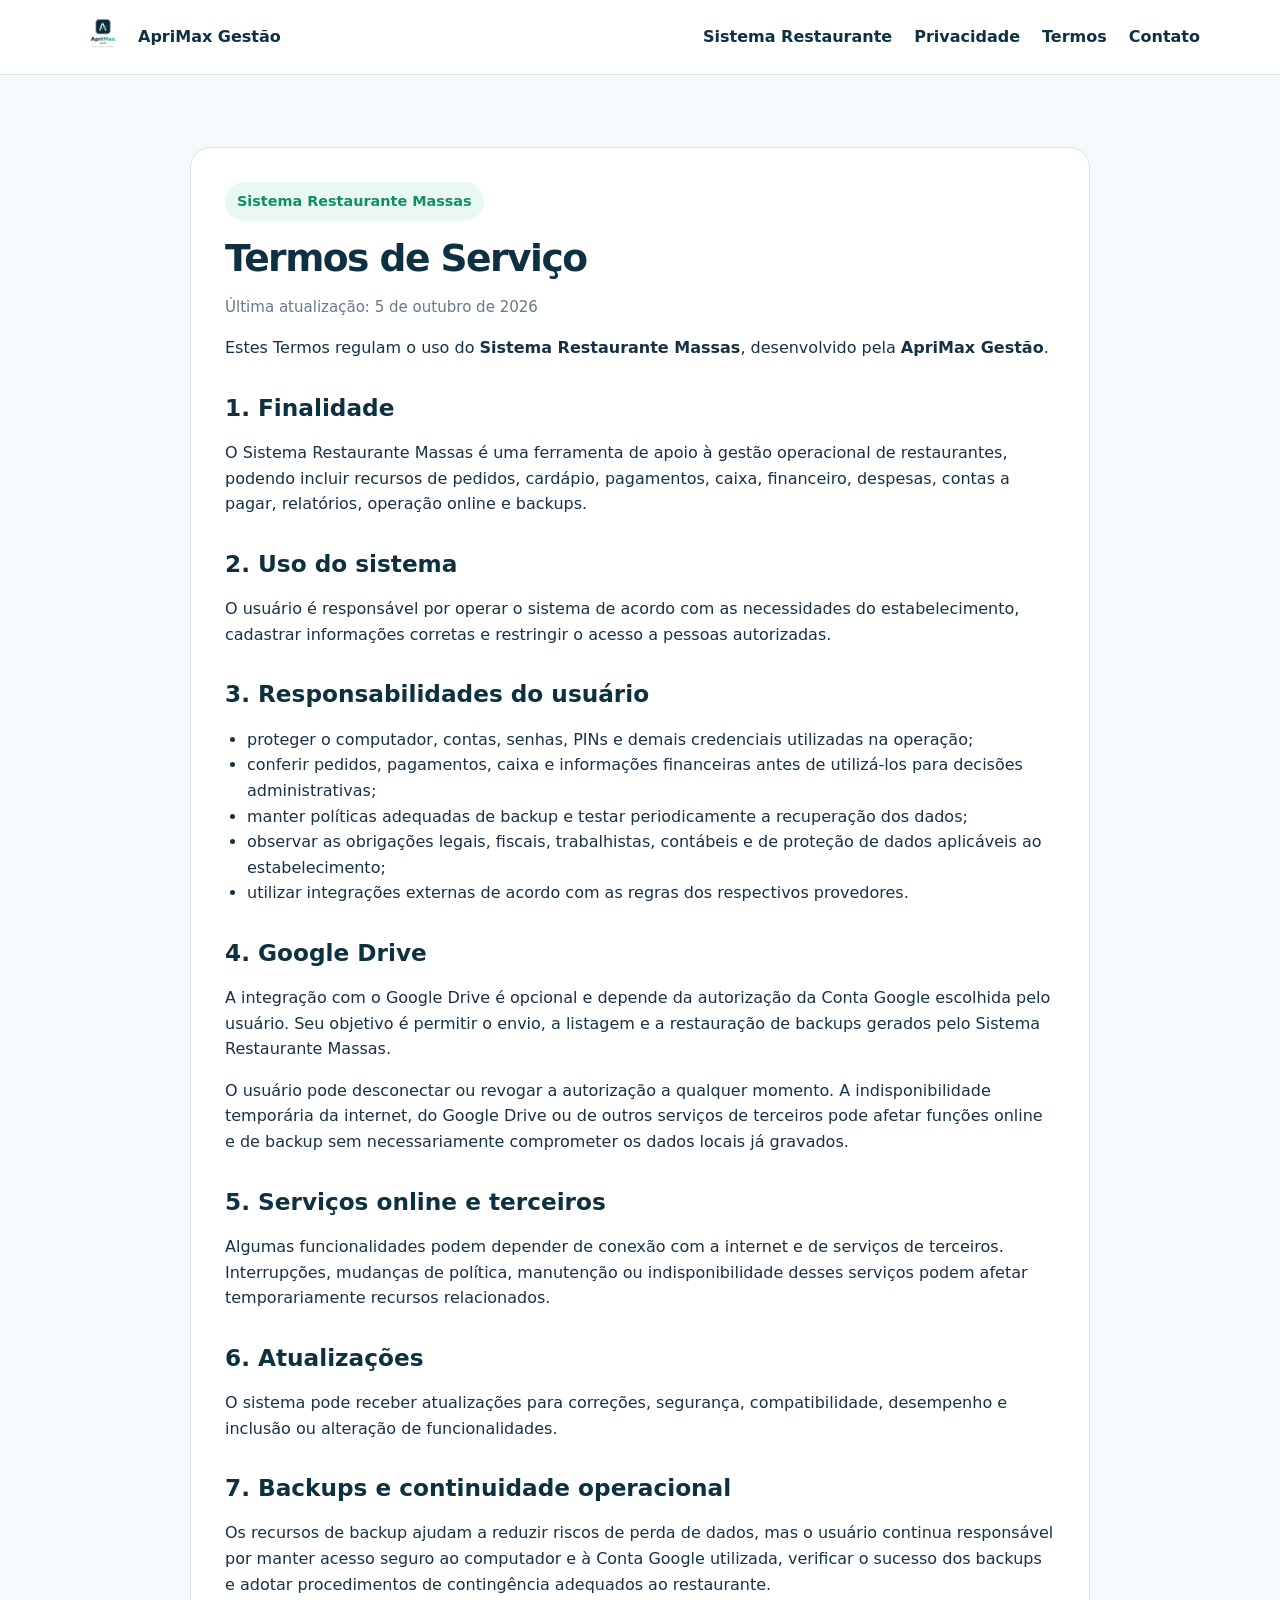
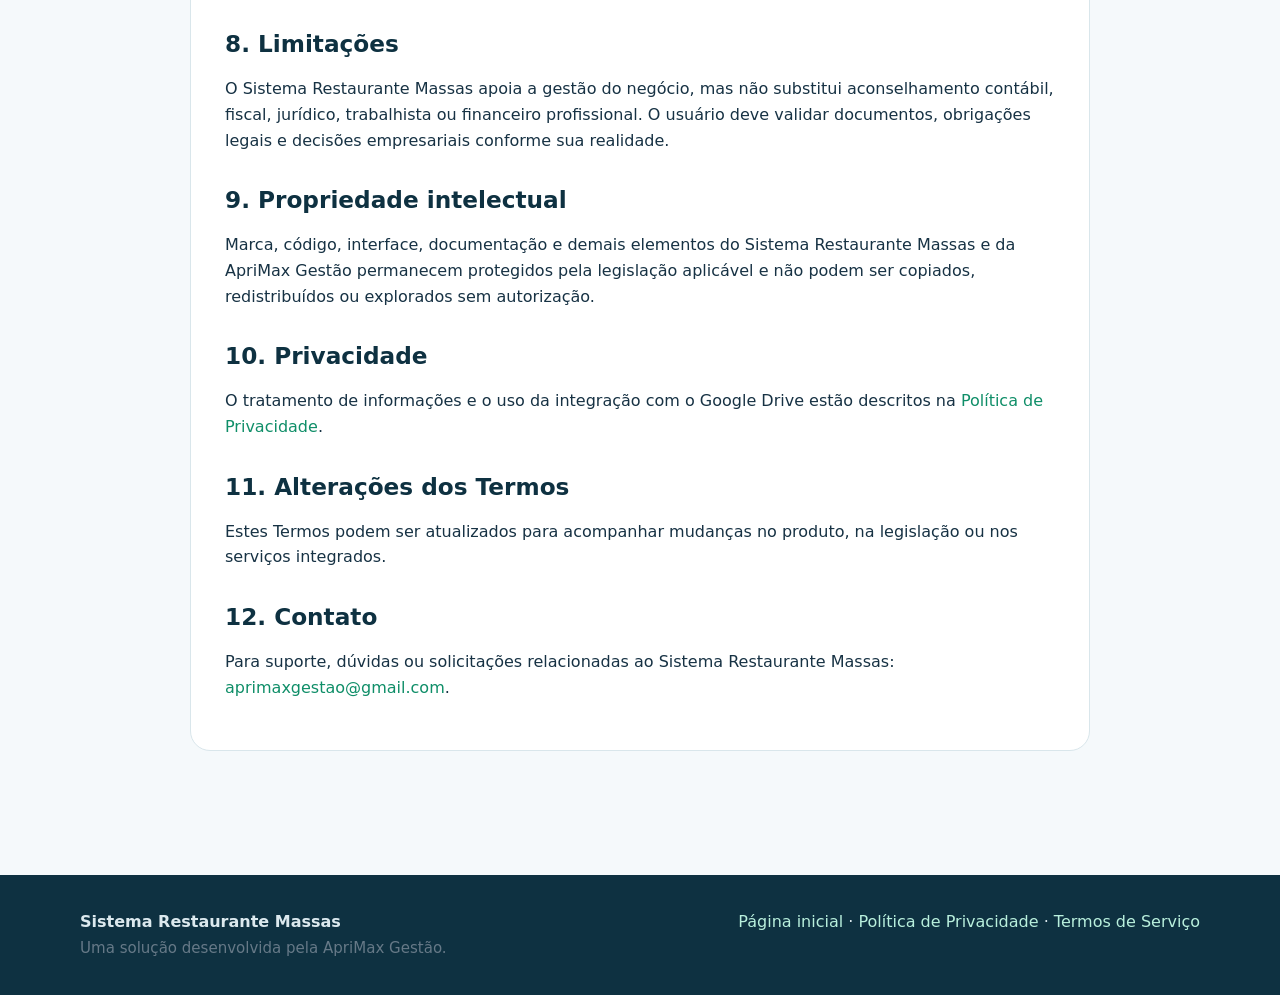
<file: sistema-restaurante/termos/index.html>
<!doctype html><html lang="pt-BR"><head><meta charset="utf-8"><meta name="viewport" content="width=device-width,initial-scale=1"><title>Termos de Serviço — Sistema Restaurante Massas</title><meta name="description" content="Termos de Serviço do Sistema Restaurante Massas, desenvolvido pela ApriMax Gestão."><link rel="icon" href="/assets/logo-aprimax.png"><link rel="stylesheet" href="/assets/style.css"></head><body><header><div class="container nav"><a class="brand" href="/"><img src="/assets/logo-aprimax.png" alt="ApriMax Gestão"><span>ApriMax Gestão</span></a><nav class="navlinks" aria-label="Navegação principal"><a href="/sistema-restaurante/">Sistema Restaurante</a><a href="/sistema-restaurante/privacidade/">Privacidade</a><a href="/sistema-restaurante/termos/">Termos</a><a href="mailto:aprimaxgestao@gmail.com">Contato</a></nav></div></header><main class="section"><div class="container legal"><span class="badge">Sistema Restaurante Massas</span><h1>Termos de Serviço</h1><p class="small">Última atualização: 5 de outubro de 2026</p><p>Estes Termos regulam o uso do <strong>Sistema Restaurante Massas</strong>, desenvolvido pela <strong>ApriMax Gestão</strong>.</p><h2>1. Finalidade</h2><p>O Sistema Restaurante Massas é uma ferramenta de apoio à gestão operacional de restaurantes, podendo incluir recursos de pedidos, cardápio, pagamentos, caixa, financeiro, despesas, contas a pagar, relatórios, operação online e backups.</p><h2>2. Uso do sistema</h2><p>O usuário é responsável por operar o sistema de acordo com as necessidades do estabelecimento, cadastrar informações corretas e restringir o acesso a pessoas autorizadas.</p><h2>3. Responsabilidades do usuário</h2><ul><li>proteger o computador, contas, senhas, PINs e demais credenciais utilizadas na operação;</li><li>conferir pedidos, pagamentos, caixa e informações financeiras antes de utilizá-los para decisões administrativas;</li><li>manter políticas adequadas de backup e testar periodicamente a recuperação dos dados;</li><li>observar as obrigações legais, fiscais, trabalhistas, contábeis e de proteção de dados aplicáveis ao estabelecimento;</li><li>utilizar integrações externas de acordo com as regras dos respectivos provedores.</li></ul><h2>4. Google Drive</h2><p>A integração com o Google Drive é opcional e depende da autorização da Conta Google escolhida pelo usuário. Seu objetivo é permitir o envio, a listagem e a restauração de backups gerados pelo Sistema Restaurante Massas.</p><p>O usuário pode desconectar ou revogar a autorização a qualquer momento. A indisponibilidade temporária da internet, do Google Drive ou de outros serviços de terceiros pode afetar funções online e de backup sem necessariamente comprometer os dados locais já gravados.</p><h2>5. Serviços online e terceiros</h2><p>Algumas funcionalidades podem depender de conexão com a internet e de serviços de terceiros. Interrupções, mudanças de política, manutenção ou indisponibilidade desses serviços podem afetar temporariamente recursos relacionados.</p><h2>6. Atualizações</h2><p>O sistema pode receber atualizações para correções, segurança, compatibilidade, desempenho e inclusão ou alteração de funcionalidades.</p><h2>7. Backups e continuidade operacional</h2><p>Os recursos de backup ajudam a reduzir riscos de perda de dados, mas o usuário continua responsável por manter acesso seguro ao computador e à Conta Google utilizada, verificar o sucesso dos backups e adotar procedimentos de contingência adequados ao restaurante.</p><h2>8. Limitações</h2><p>O Sistema Restaurante Massas apoia a gestão do negócio, mas não substitui aconselhamento contábil, fiscal, jurídico, trabalhista ou financeiro profissional. O usuário deve validar documentos, obrigações legais e decisões empresariais conforme sua realidade.</p><h2>9. Propriedade intelectual</h2><p>Marca, código, interface, documentação e demais elementos do Sistema Restaurante Massas e da ApriMax Gestão permanecem protegidos pela legislação aplicável e não podem ser copiados, redistribuídos ou explorados sem autorização.</p><h2>10. Privacidade</h2><p>O tratamento de informações e o uso da integração com o Google Drive estão descritos na <a href="/sistema-restaurante/privacidade/">Política de Privacidade</a>.</p><h2>11. Alterações dos Termos</h2><p>Estes Termos podem ser atualizados para acompanhar mudanças no produto, na legislação ou nos serviços integrados.</p><h2>12. Contato</h2><p>Para suporte, dúvidas ou solicitações relacionadas ao Sistema Restaurante Massas: <a href="mailto:aprimaxgestao@gmail.com">aprimaxgestao@gmail.com</a>.</p></div></main><footer class="footer"><div class="container footer-grid"><div><strong>Sistema Restaurante Massas</strong><br><span class="small">Uma solução desenvolvida pela ApriMax Gestão.</span></div><div><a href="/sistema-restaurante/">Página inicial</a> · <a href="/sistema-restaurante/privacidade/">Política de Privacidade</a> · <a href="/sistema-restaurante/termos/">Termos de Serviço</a></div></div></footer></body></html>
</file>
<file: assets/style.css>
:root{--navy:#0e3141;--navy2:#143f52;--green:#18ad7e;--green2:#0f8e68;--mint:#eaf8f3;--bg:#f5f9fb;--text:#173244;--muted:#667987;--line:#d9e6eb;--white:#fff}*{box-sizing:border-box}html{scroll-behavior:smooth}body{margin:0;font-family:Inter,ui-sans-serif,system-ui,-apple-system,BlinkMacSystemFont,"Segoe UI",sans-serif;background:var(--bg);color:var(--text);line-height:1.6}a{color:var(--green2);text-decoration:none}a:hover{text-decoration:underline}.container{width:min(1120px,calc(100% - 40px));margin:auto}header{position:sticky;top:0;z-index:10;background:rgba(255,255,255,.96);backdrop-filter:blur(8px);border-bottom:1px solid var(--line)}.nav{display:flex;align-items:center;justify-content:space-between;gap:24px;padding:14px 0}.brand{display:flex;align-items:center;gap:12px;font-weight:800;color:var(--navy)}.brand img{width:46px;height:46px;object-fit:cover;border-radius:12px}.navlinks{display:flex;gap:22px;flex-wrap:wrap}.navlinks a{color:var(--navy);font-weight:650}.hero{padding:84px 0 68px;background:radial-gradient(circle at 82% 18%,rgba(24,173,126,.15),transparent 30%),linear-gradient(135deg,#fff 0%,#f2fbf8 55%,#eef6fa 100%);border-bottom:1px solid var(--line)}.hero-grid{display:grid;grid-template-columns:1.2fr .8fr;gap:48px;align-items:center}.badge{display:inline-flex;align-items:center;gap:8px;background:var(--mint);color:var(--green2);padding:8px 12px;border-radius:999px;font-weight:800;font-size:.9rem}h1{font-size:clamp(2.5rem,5vw,4.7rem);line-height:1.02;margin:18px 0;color:var(--navy);letter-spacing:-.04em}h2{font-size:clamp(1.8rem,3vw,2.8rem);line-height:1.12;color:var(--navy);margin-top:0}h3{color:var(--navy)}.lead{font-size:1.18rem;color:var(--muted);max-width:720px}.actions{display:flex;gap:12px;flex-wrap:wrap;margin-top:28px}.btn{display:inline-flex;align-items:center;justify-content:center;padding:13px 18px;border-radius:12px;font-weight:800;border:1px solid transparent}.btn-primary{background:var(--green);color:white}.btn-primary:hover{background:var(--green2);text-decoration:none}.btn-secondary{background:white;color:var(--navy);border-color:var(--line)}.btn-secondary:hover{text-decoration:none;border-color:#b9cbd2}.hero-card{background:var(--navy);color:white;border-radius:24px;padding:26px;box-shadow:0 20px 60px rgba(14,49,65,.18)}.hero-card h3{color:white;margin-top:0;font-size:1.35rem}.hero-card ul{padding-left:20px;margin-bottom:0}.section{padding:72px 0}.cards{display:grid;grid-template-columns:repeat(3,1fr);gap:18px}.card{background:white;border:1px solid var(--line);border-radius:18px;padding:24px;box-shadow:0 8px 28px rgba(14,49,65,.05)}.icon{width:44px;height:44px;border-radius:12px;background:var(--mint);display:grid;place-items:center;color:var(--green2);font-weight:900;font-size:1.15rem}.panel{background:white;border:1px solid var(--line);border-radius:20px;padding:28px}.two-col{display:grid;grid-template-columns:1fr 1fr;gap:24px}.small{font-size:.94rem;color:var(--muted)}.notice{background:#fff8e7;border:1px solid #f0d694;border-radius:14px;padding:16px 18px}.legal{max-width:900px;margin:0 auto;background:white;border:1px solid var(--line);border-radius:20px;padding:34px}.legal h1{font-size:2.35rem}.legal h2{font-size:1.45rem;margin-top:34px}.legal h3{font-size:1.05rem;margin-top:24px}.legal ul{padding-left:22px}.footer{background:var(--navy);color:#dce9ee;padding:34px 0;margin-top:52px}.footer a{color:#b9f0dd}.footer-grid{display:flex;justify-content:space-between;gap:24px;flex-wrap:wrap}hr{border:0;border-top:1px solid var(--line);margin:28px 0}@media(max-width:800px){.hero-grid,.cards,.two-col{grid-template-columns:1fr}.nav{align-items:flex-start}.navlinks{gap:12px;font-size:.92rem}.hero{padding-top:56px}}
</file>
